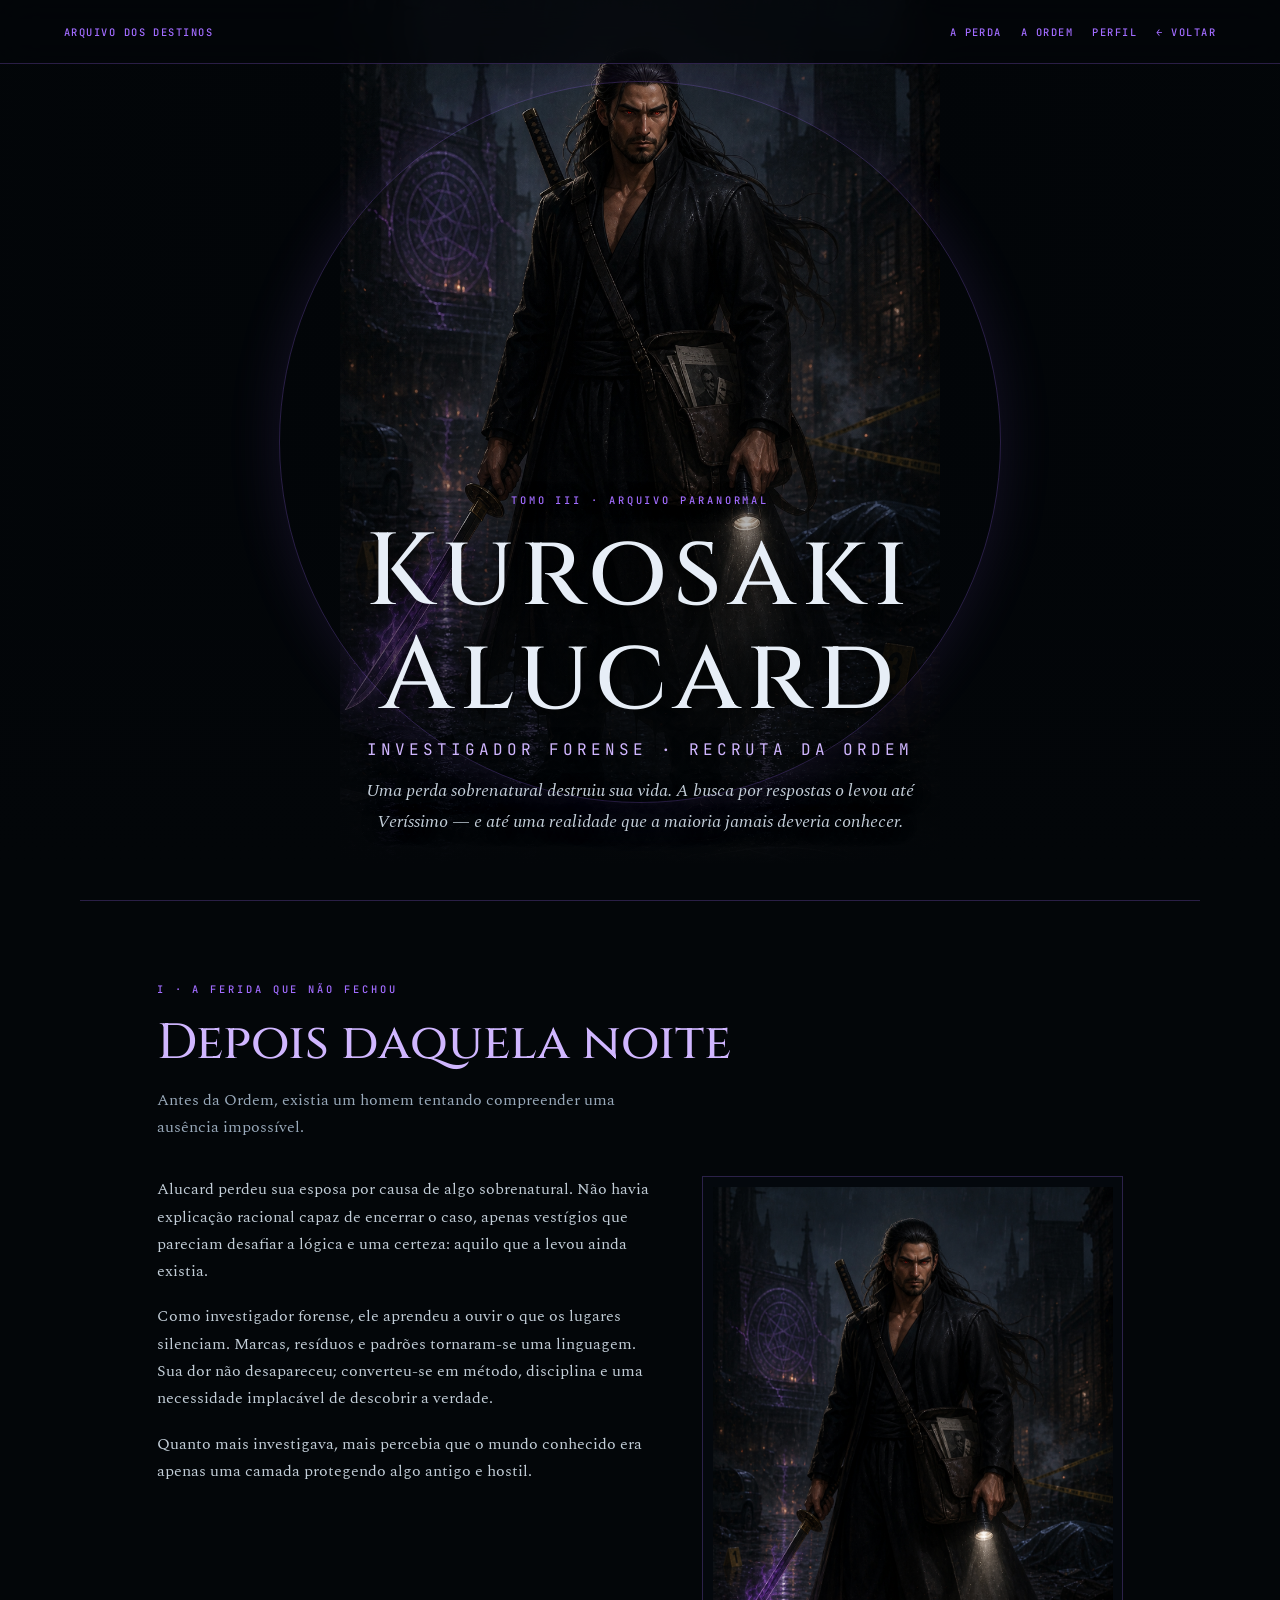
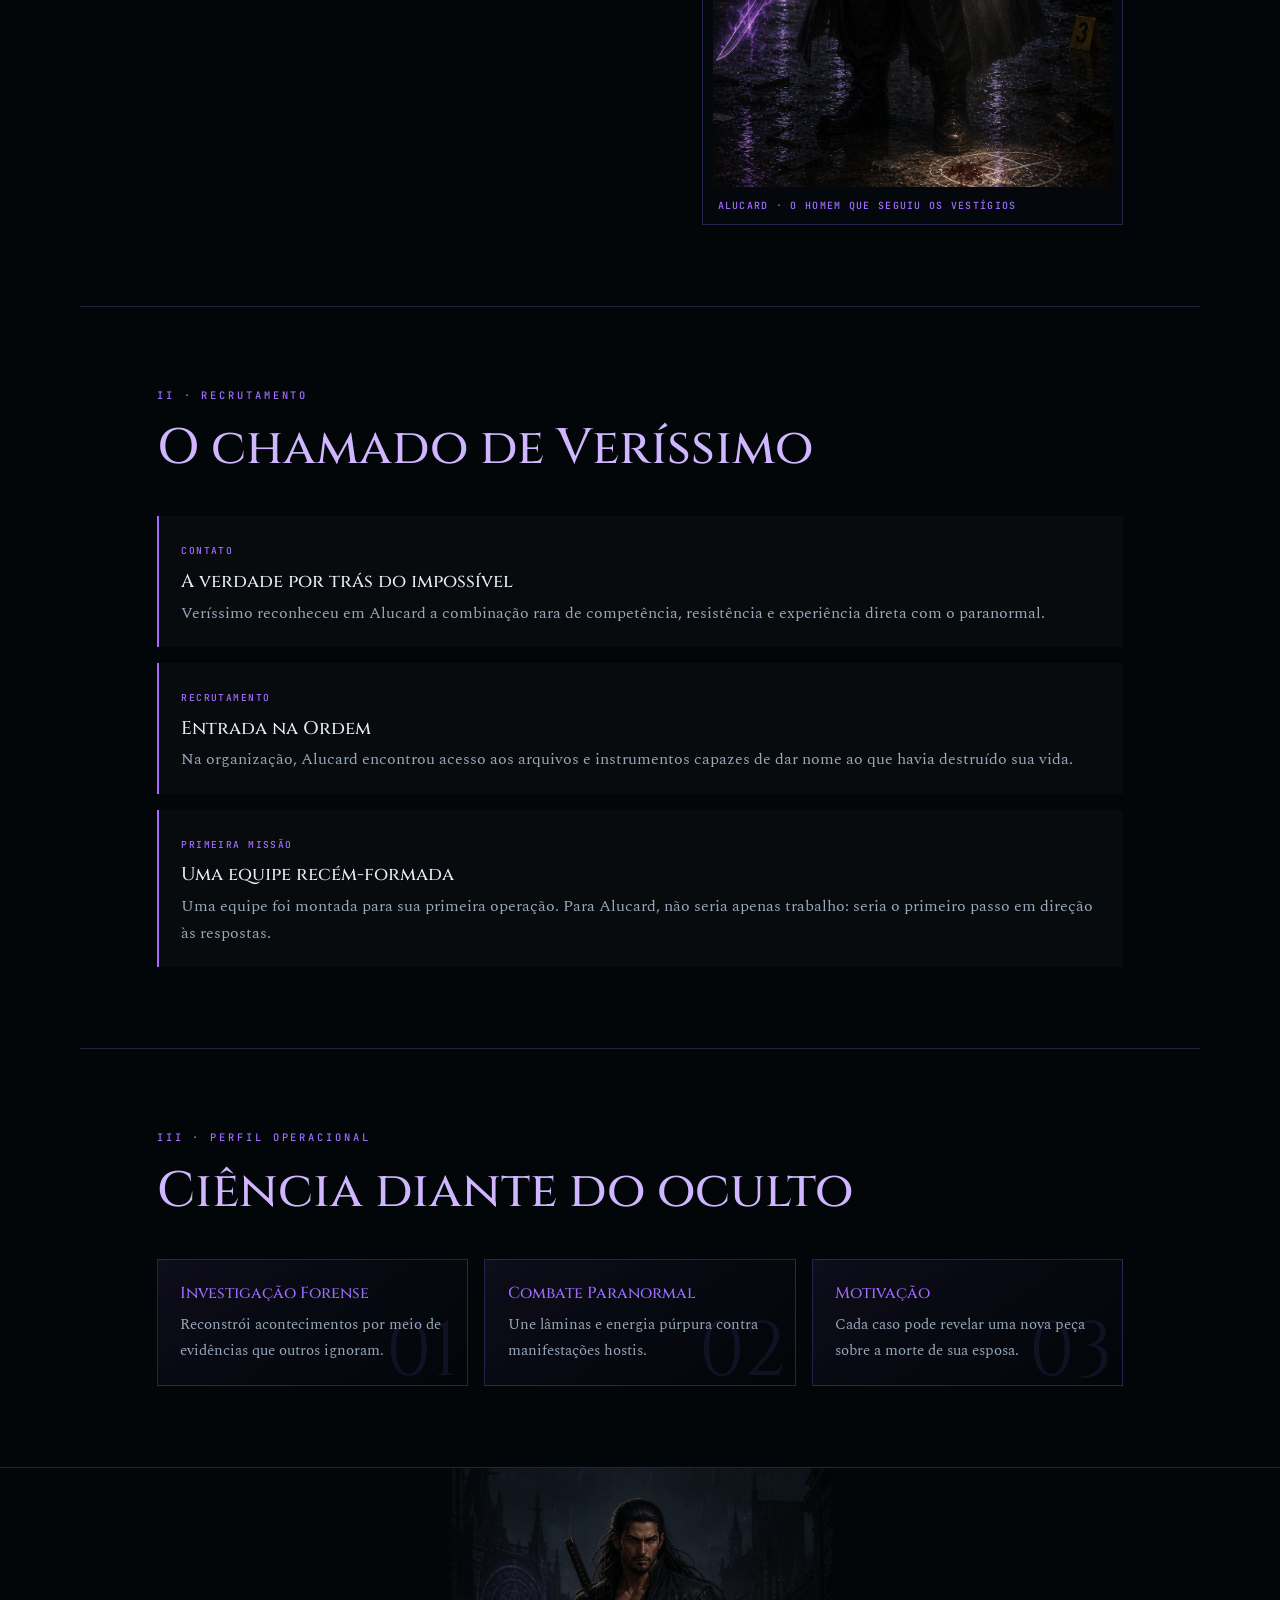
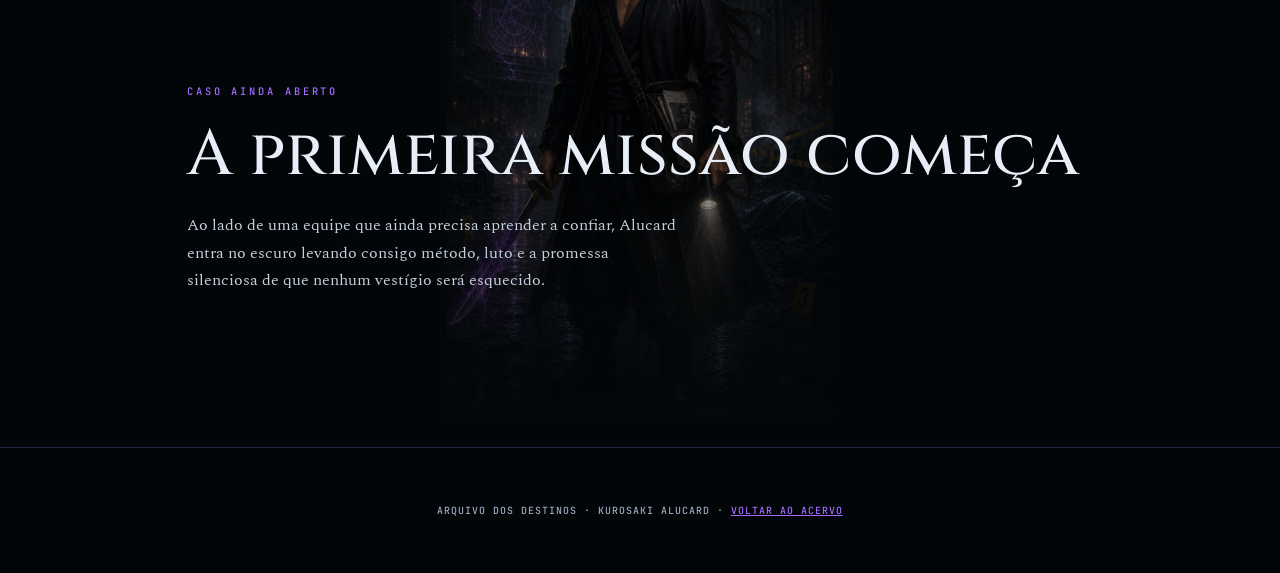
<file: alucard.html>
<!DOCTYPE html><html lang="pt-BR"><head><meta charset="UTF-8"><meta name="viewport" content="width=device-width,initial-scale=1"><title>Kurosaki Alucard — Investigador da Ordem</title><link rel="preconnect" href="https://fonts.googleapis.com"><link rel="preconnect" href="https://fonts.gstatic.com" crossorigin><link href="https://fonts.googleapis.com/css2?family=Cinzel:wght@400;500;600&family=Spectral:ital,wght@0,300;0,400;1,400&family=JetBrains+Mono:wght@400;500&display=swap" rel="stylesheet"><link rel="stylesheet" href="new-tomes.css"><style>:root{--accent:#a16cff;--accent2:#d0b6ff;--line:rgba(161,108,255,.25)}body{--final-image:url('img-alucard/kurosaki-alucard.png')}</style></head><body><div class="particles" aria-hidden="true"></div><nav><a href="index.html">Arquivo dos Destinos</a><div class="links"><a href="#perda">A Perda</a><a href="#ordem">A Ordem</a><a href="#perfil">Perfil</a><a href="index.html">← Voltar</a></div></nav><header class="hero"><img src="img-alucard/kurosaki-alucard.png" alt="Kurosaki Alucard investigando uma cena paranormal"><div class="hero-copy"><span class="eyebrow">Tomo III · Arquivo Paranormal</span><h1>Kurosaki Alucard<span>Investigador forense · Recruta da Ordem</span></h1><p>Uma perda sobrenatural destruiu sua vida. A busca por respostas o levou até Veríssimo — e até uma realidade que a maioria jamais deveria conhecer.</p></div></header><main><section class="section" id="perda"><div class="head"><span class="eyebrow">I · A ferida que não fechou</span><h2>Depois daquela noite</h2><p>Antes da Ordem, existia um homem tentando compreender uma ausência impossível.</p></div><div class="story"><div><p>Alucard perdeu sua esposa por causa de algo sobrenatural. Não havia explicação racional capaz de encerrar o caso, apenas vestígios que pareciam desafiar a lógica e uma certeza: aquilo que a levou ainda existia.</p><p>Como investigador forense, ele aprendeu a ouvir o que os lugares silenciam. Marcas, resíduos e padrões tornaram-se uma linguagem. Sua dor não desapareceu; converteu-se em método, disciplina e uma necessidade implacável de descobrir a verdade.</p><p>Quanto mais investigava, mais percebia que o mundo conhecido era apenas uma camada protegendo algo antigo e hostil.</p></div><figure class="portrait"><img src="img-alucard/kurosaki-alucard.png" alt="Alucard com espada, lanterna e bolsa de evidências"><figcaption class="caption">Alucard · O homem que seguiu os vestígios</figcaption></figure></div></section><section class="section" id="ordem"><div class="head"><span class="eyebrow">II · Recrutamento</span><h2>O chamado de Veríssimo</h2></div><div class="timeline"><article class="event"><span>Contato</span><h3>A verdade por trás do impossível</h3><p>Veríssimo reconheceu em Alucard a combinação rara de competência, resistência e experiência direta com o paranormal.</p></article><article class="event"><span>Recrutamento</span><h3>Entrada na Ordem</h3><p>Na organização, Alucard encontrou acesso aos arquivos e instrumentos capazes de dar nome ao que havia destruído sua vida.</p></article><article class="event"><span>Primeira missão</span><h3>Uma equipe recém-formada</h3><p>Uma equipe foi montada para sua primeira operação. Para Alucard, não seria apenas trabalho: seria o primeiro passo em direção às respostas.</p></article></div></section><section class="section" id="perfil"><div class="head"><span class="eyebrow">III · Perfil operacional</span><h2>Ciência diante do oculto</h2></div><div class="cards"><article class="card" data-mark="01"><h3>Investigação Forense</h3><p>Reconstrói acontecimentos por meio de evidências que outros ignoram.</p></article><article class="card" data-mark="02"><h3>Combate Paranormal</h3><p>Une lâminas e energia púrpura contra manifestações hostis.</p></article><article class="card" data-mark="03"><h3>Motivação</h3><p>Cada caso pode revelar uma nova peça sobre a morte de sua esposa.</p></article></div></section><section class="section finale"><div class="content"><span class="eyebrow">Caso ainda aberto</span><h2>A primeira missão começa</h2><p>Ao lado de uma equipe que ainda precisa aprender a confiar, Alucard entra no escuro levando consigo método, luto e a promessa silenciosa de que nenhum vestígio será esquecido.</p></div></section></main><footer>ARQUIVO DOS DESTINOS · KUROSAKI ALUCARD · <a href="index.html">VOLTAR AO ACERVO</a></footer><script src="new-tomes.js"></script></body></html>
</file>
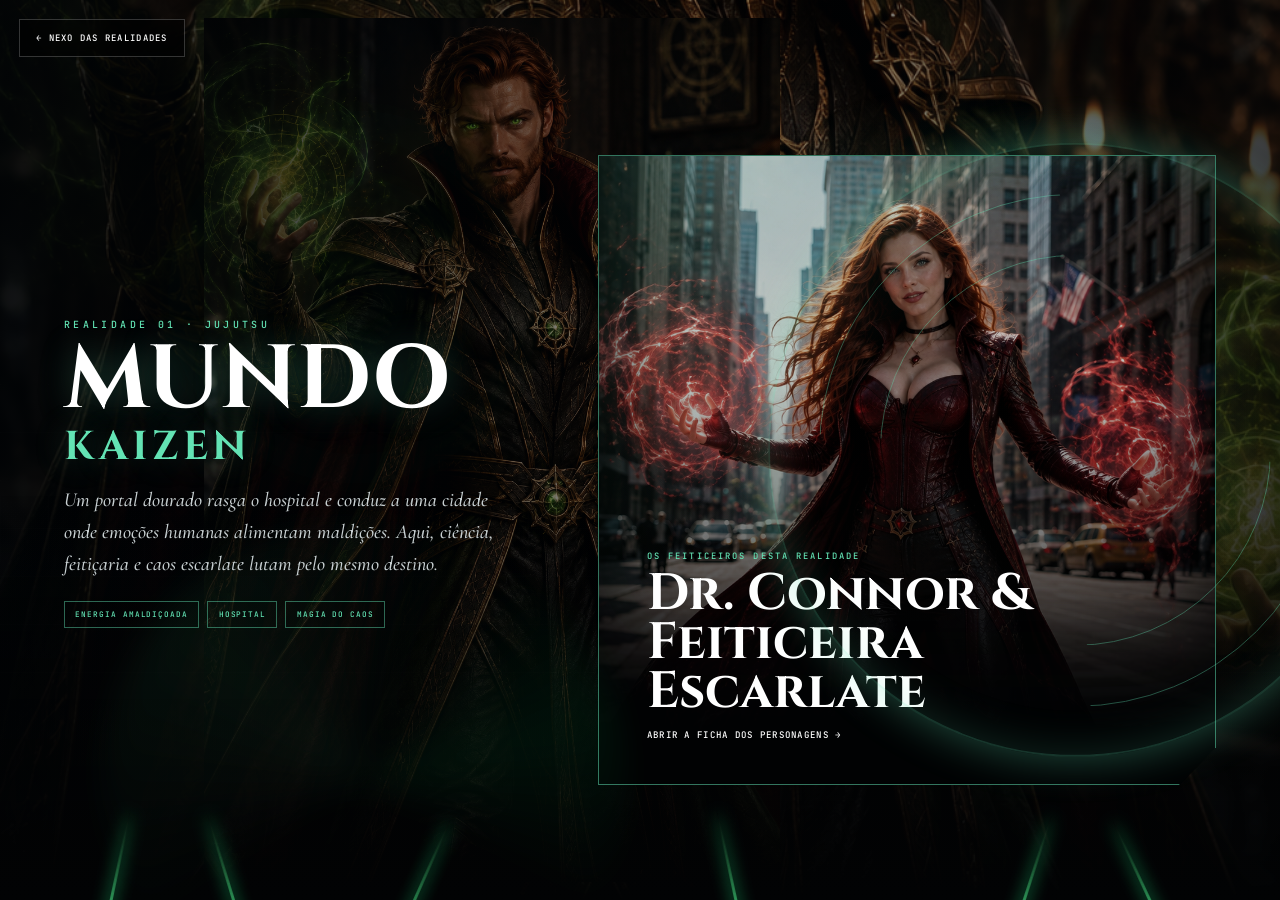
<file: mundo-jujutsu.html>
<!doctype html><html lang="pt-BR">
    <head><meta charset="utf-8">
        <meta name="viewport" content="width=device-width,initial-scale=1">
        <title>Mundo Kaizen — Guardiões do Destino</title><link rel="stylesheet" href="worlds.css"></head><body><main class="realm jujutsu"><div class="cursed-energy" aria-hidden="true"><i></i><i></i><i></i><i></i><i></i><i></i></div><div class="magic-cursor" id="magicCursor" aria-hidden="true"><i></i></div><a class="back" href="index.html">← Nexo das realidades</a><i class="gate-ring" aria-hidden="true"></i><div class="world-copy"><section class="lore"><small>Realidade 01 · Jujutsu</small><h1>Mundo<span>Kaizen</span></h1><p>Um portal dourado rasga o hospital e conduz a uma cidade onde emoções humanas alimentam maldições. Aqui, ciência, feitiçaria e caos escarlate lutam pelo mesmo destino.</p><div class="realm-tags"><span>Energia amaldiçoada</span><span>Hospital</span><span>Magia do caos</span></div></section><a class="duo" href="jack-connor.html"><span class="duo-copy"><small>Os feiticeiros desta realidade</small><strong>Dr. Connor &amp; Feiticeira Escarlate</strong><span>Abrir a ficha dos personagens →</span>
        </span>
    </a>
</div>
</main><script>const magicCursor=document.querySelector('#magicCursor');if(matchMedia('(pointer:fine)').matches){document.addEventListener('pointermove',event=>{document.documentElement.style.setProperty('--cursor-x',`${event.clientX}px`);document.documentElement.style.setProperty('--cursor-y',`${event.clientY}px`);magicCursor.classList.add('visible');if(Math.random()>.58){const spark=document.createElement('i');spark.className='cursor-spark';spark.style.left=`${event.clientX}px`;spark.style.top=`${event.clientY}px`;spark.style.setProperty('--drift',`${(Math.random()-.5)*34}px`);document.body.appendChild(spark);setTimeout(()=>spark.remove(),650)}});document.addEventListener('pointerleave',()=>magicCursor.classList.remove('visible'));document.querySelectorAll('a').forEach(link=>{link.addEventListener('mouseenter',()=>magicCursor.classList.add('charged'));link.addEventListener('mouseleave',()=>magicCursor.classList.remove('charged'))})}</script>
</body>
</html>
</file>
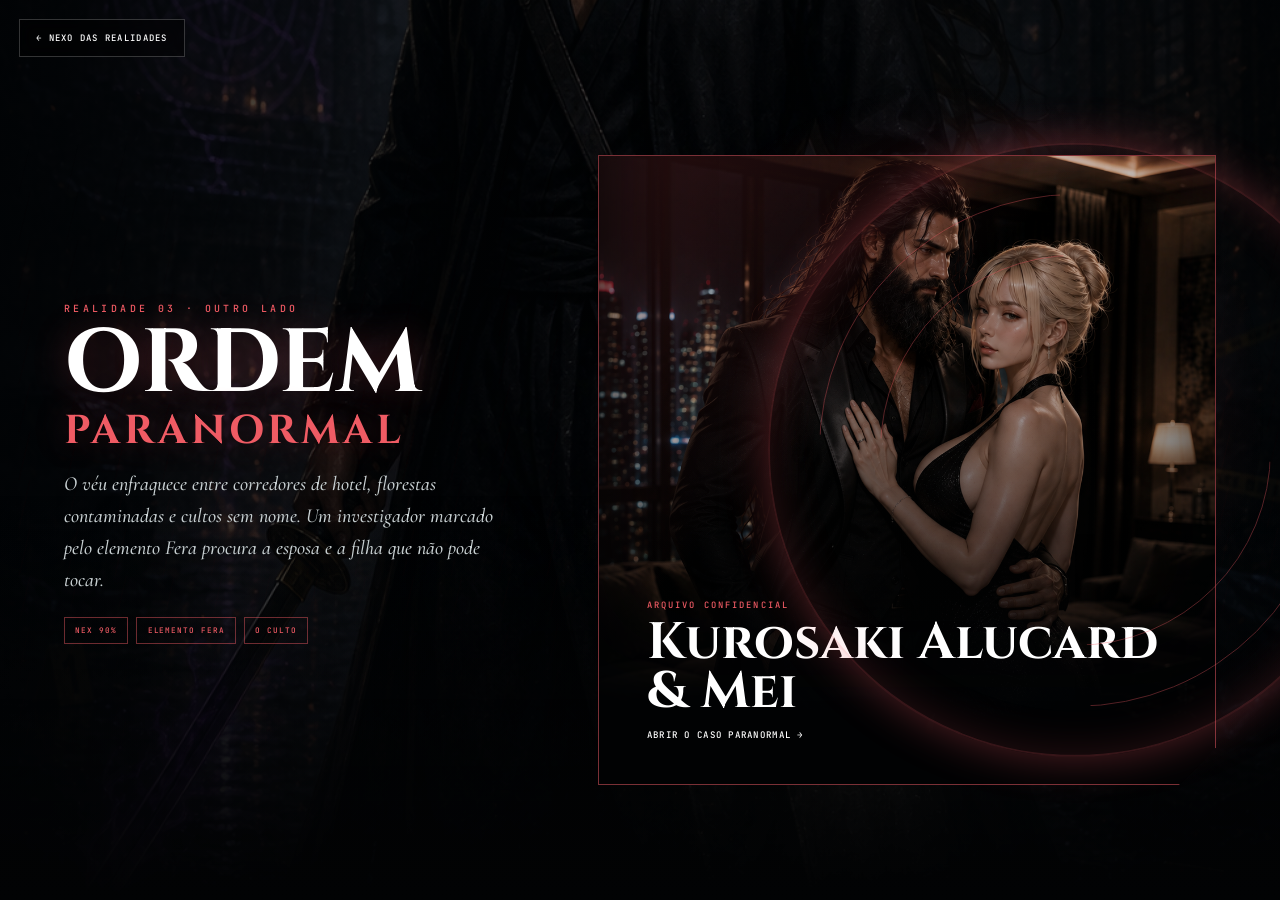
<file: mundo-ordem.html>
<!doctype html><html lang="pt-BR"><head><meta charset="utf-8"><meta name="viewport" content="width=device-width,initial-scale=1"><title>Ordem Paranormal — Guardiões do Destino</title><link rel="stylesheet" href="worlds.css"></head><body><main class="realm ordem"><a class="back" href="index.html">← Nexo das realidades</a><i class="gate-ring" aria-hidden="true"></i><div class="world-copy"><section class="lore"><small>Realidade 03 · Outro Lado</small><h1>Ordem<span>Paranormal</span></h1><p>O véu enfraquece entre corredores de hotel, florestas contaminadas e cultos sem nome. Um investigador marcado pelo elemento Fera procura a esposa e a filha que não pode tocar.</p><div class="realm-tags"><span>NEX 90%</span><span>Elemento Fera</span><span>O culto</span></div></section><a class="duo" href="alucard.html"><span class="duo-copy"><small>Arquivo confidencial</small><strong>Kurosaki Alucard &amp; Mei</strong><span>Abrir o caso paranormal →</span></span></a></div></main></body></html>
</file>
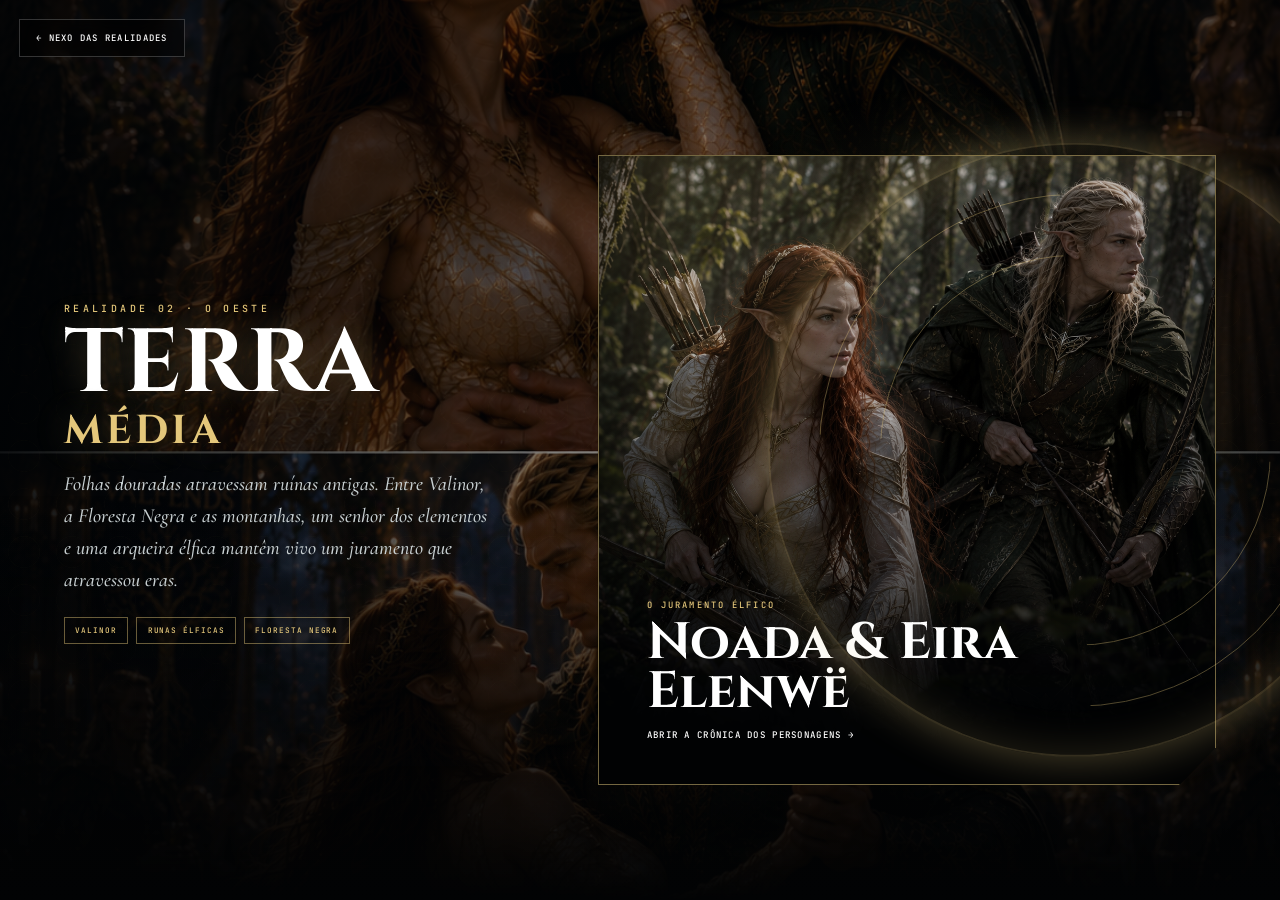
<file: mundo-terra-media.html>
<!doctype html><html lang="pt-BR"><head><meta charset="utf-8"><meta name="viewport" content="width=device-width,initial-scale=1"><title>Terra-média — Guardiões do Destino</title><link rel="stylesheet" href="worlds.css"></head><body><main class="realm terra"><a class="back" href="index.html">← Nexo das realidades</a><i class="gate-ring" aria-hidden="true"></i><div class="world-copy"><section class="lore"><small>Realidade 02 · O Oeste</small><h1>Terra<span>Média</span></h1><p>Folhas douradas atravessam ruínas antigas. Entre Valinor, a Floresta Negra e as montanhas, um senhor dos elementos e uma arqueira élfica mantêm vivo um juramento que atravessou eras.</p><div class="realm-tags"><span>Valinor</span><span>Runas élficas</span><span>Floresta Negra</span></div></section><a class="duo" href="noada.html"><span class="duo-copy"><small>O juramento élfico</small><strong>Noada &amp; Eira Elenwë</strong><span>Abrir a crônica dos personagens →</span></span></a></div></main></body></html>
</file>
<file: new-tomes.css>
:root{--bg:#030609;--panel:#071018;--accent:#65adff;--accent2:#9a6aff;--light:#e7eef7;--muted:#99a9ba;--line:rgba(101,173,255,.22)}*{box-sizing:border-box;margin:0;padding:0}html{scroll-behavior:smooth}body{background:var(--bg);color:var(--light);font-family:'Spectral',serif;line-height:1.7;overflow-x:hidden}body::before{content:'';position:fixed;inset:0;z-index:-2;background:radial-gradient(circle at 15% 18%,color-mix(in srgb,var(--accent) 15%,transparent),transparent 36%),radial-gradient(circle at 85% 70%,color-mix(in srgb,var(--accent2) 12%,transparent),transparent 38%);pointer-events:none}nav{height:64px;padding:0 5vw;display:flex;align-items:center;justify-content:space-between;position:fixed;inset:0 0 auto;z-index:30;background:rgba(3,6,9,.8);backdrop-filter:blur(15px);border-bottom:1px solid var(--line)}nav a{color:var(--accent);text-decoration:none;font:500 .65rem 'JetBrains Mono',monospace;letter-spacing:.14em;text-transform:uppercase}nav .links{display:flex;gap:1.2rem}.hero{min-height:100svh;display:grid;place-items:end center;position:relative;overflow:hidden;isolation:isolate}.hero>img{position:absolute;inset:0;width:100%;height:100%;object-fit:contain;object-position:center;z-index:-3;background:#020508}.hero::before{content:'';position:absolute;inset:0;z-index:-2;background:linear-gradient(180deg,transparent 18%,rgba(3,6,9,.14) 50%,#030609 96%),linear-gradient(90deg,rgba(3,6,9,.55),transparent 35%,transparent 65%,rgba(3,6,9,.55))}.hero::after{content:'';position:absolute;width:min(72vw,720px);aspect-ratio:1;border:1px solid var(--line);border-radius:50%;z-index:-1;top:9%;box-shadow:0 0 55px color-mix(in srgb,var(--accent) 12%,transparent);animation:orbit 22s linear infinite}.hero-copy{width:min(930px,92vw);padding:0 1rem 7vh;text-align:center;text-shadow:0 2px 18px #000}.eyebrow{display:block;color:var(--accent);font:500 .65rem 'JetBrains Mono',monospace;letter-spacing:.28em;text-transform:uppercase;margin-bottom:.85rem}.hero h1{font:500 clamp(2.7rem,8vw,6.5rem) 'Cinzel',serif;line-height:1.02;letter-spacing:.06em}.hero h1 span{display:block;margin-top:.6rem;color:var(--accent2);font:400 clamp(.7rem,1.6vw,1rem) 'JetBrains Mono',monospace;letter-spacing:.25em;text-transform:uppercase}.hero p{max-width:65ch;margin:1rem auto 0;color:#c4cfda;font-style:italic;font-size:clamp(.96rem,1.8vw,1.12rem)}main{position:relative}.section{max-width:1120px;margin:auto;padding:9vh 6vw;border-top:1px solid var(--line)}.head{margin-bottom:2.2rem}.head h2{font:500 clamp(1.9rem,4vw,3.1rem) 'Cinzel',serif;color:var(--accent2)}.head p{max-width:65ch;color:var(--muted);margin-top:.7rem}.story{display:grid;grid-template-columns:1.08fr .92fr;gap:4vw;align-items:start}.story p{color:#c3ced8;margin-bottom:1.15rem}.portrait{position:sticky;top:88px;border:1px solid var(--line);padding:.6rem;background:rgba(5,10,14,.86)}.portrait img{width:100%;height:auto;display:block}.caption{padding:.75rem .3rem .15rem;color:var(--accent);font:500 .62rem 'JetBrains Mono',monospace;letter-spacing:.13em;text-transform:uppercase}.cards{display:grid;grid-template-columns:repeat(3,1fr);gap:1rem}.card{padding:1.4rem;border:1px solid var(--line);background:linear-gradient(145deg,color-mix(in srgb,var(--accent) 8%,transparent),rgba(3,6,9,.88));position:relative;overflow:hidden}.card::after{content:attr(data-mark);position:absolute;right:.6rem;bottom:-1.2rem;color:color-mix(in srgb,var(--accent) 10%,transparent);font:4.8rem 'Cinzel',serif}.card h3{font:500 1rem 'Cinzel',serif;color:var(--accent);margin-bottom:.5rem}.card p{color:var(--muted);font-size:.92rem}.timeline{display:grid;gap:1rem}.event{padding:1.25rem 1.4rem;border-left:2px solid var(--accent);background:rgba(255,255,255,.025)}.event span{color:var(--accent);font:500 .6rem 'JetBrains Mono',monospace;letter-spacing:.15em;text-transform:uppercase}.event h3{font:500 1.15rem 'Cinzel',serif;margin:.35rem 0}.event p{color:var(--muted)}.finale{max-width:none;min-height:580px;display:grid;align-content:end;background-color:#030609;background-image:linear-gradient(90deg,rgba(3,6,9,.94),rgba(3,6,9,.2),rgba(3,6,9,.75)),linear-gradient(180deg,transparent 42%,#030609 96%),var(--final-image);background-position:center;background-size:cover,cover,contain;background-repeat:no-repeat}.finale .content{max-width:1060px;width:100%;margin:auto;padding:4.5rem 6vw}.finale h2{font:500 clamp(2rem,5vw,4rem) 'Cinzel',serif}.finale p{max-width:62ch;color:#c5d1dc;margin-top:.9rem}.particles{position:fixed;inset:0;z-index:20;pointer-events:none;overflow:hidden}.particle{position:absolute;left:var(--x);top:110%;width:var(--s);height:var(--s);border-radius:50%;background:var(--accent);box-shadow:0 0 9px var(--accent);opacity:0;animation:rise var(--d) linear var(--delay) infinite}footer{text-align:center;padding:3.5rem 1rem;border-top:1px solid var(--line);color:var(--muted);font:500 .62rem 'JetBrains Mono',monospace;letter-spacing:.1em}footer a{color:var(--accent)}@keyframes orbit{to{transform:rotate(360deg)}}@keyframes rise{0%{opacity:0;transform:translateY(0)}12%{opacity:.55}88%{opacity:.2}100%{opacity:0;transform:translateY(-120vh)}}
@media(max-width:800px){nav .links a:not(:last-child){display:none}.story{grid-template-columns:1fr}.portrait{position:relative;top:auto;order:-1;max-width:500px;margin:auto}.cards{grid-template-columns:1fr}.hero{min-height:820px}.finale{min-height:620px}}
@media(max-width:520px){nav{height:58px;padding:0 .85rem}nav>a{font-size:.57rem;letter-spacing:.08em}.hero{min-height:740px}.hero-copy{width:96vw;padding:0 .7rem 3.5rem}.hero h1{font-size:clamp(2.2rem,14vw,3.4rem)}.hero h1 span{font-size:.57rem;letter-spacing:.14em;line-height:1.5}.hero p{font-size:.9rem;line-height:1.5}.eyebrow{font-size:.54rem;letter-spacing:.17em;line-height:1.6}.section{padding:4.5rem 1rem}.head h2{font-size:1.75rem}.story p{font-size:.95rem}.card{padding:1.1rem}.event{padding:1rem}.finale{min-height:560px}.finale .content{padding:3.2rem 1rem}.finale h2{font-size:2rem}.finale p{font-size:.94rem}.particle:nth-child(n+15){display:none}}
@media(prefers-reduced-motion:reduce){html{scroll-behavior:auto}*,*::before,*::after{animation-duration:.001ms!important;animation-iteration-count:1!important}.particles{display:none}}
.spaced{margin-top:1rem}.gallery{display:grid;grid-template-columns:repeat(2,minmax(0,1fr));gap:1rem}.gallery figure{border:1px solid var(--line);background:rgba(5,10,14,.86);padding:.55rem;overflow:hidden}.gallery .gallery-main{grid-column:1/-1}.gallery img{display:block;width:100%;height:clamp(320px,52vw,680px);object-fit:cover;object-position:center}.gallery .gallery-main img{height:auto;max-height:720px}.gallery figcaption{padding:.7rem .25rem .15rem;color:var(--accent);font:500 .62rem 'JetBrains Mono',monospace;letter-spacing:.12em;text-transform:uppercase}
@media(max-width:520px){.gallery{grid-template-columns:1fr}.gallery .gallery-main{grid-column:auto}.gallery img{height:auto;max-height:none}}
</file>
<file: worlds.css>
@import url('https://fonts.googleapis.com/css2?family=Cinzel:wght@500;600;700&family=Cormorant+Garamond:ital,wght@0,500;1,500&family=JetBrains+Mono:wght@500&display=swap');
:root{--accent:#7dd3fc;--accent2:#fff;--bg:#030608;--hero:none;--scene:none}*{box-sizing:border-box}html,body{margin:0;min-height:100%;background:var(--bg);color:#fff}body{font-family:Cinzel,serif;overflow-x:hidden}.realm{min-height:100svh;position:relative;isolation:isolate;display:grid;place-items:center;padding:5.5rem clamp(1rem,5vw,5rem) 3rem;background:linear-gradient(90deg,rgba(1,3,5,.93),rgba(1,3,5,.36) 55%,rgba(1,3,5,.74)),var(--scene) center/cover fixed}.realm::before{content:"";position:fixed;inset:0;z-index:-1;background:radial-gradient(circle at 74% 45%,color-mix(in srgb,var(--accent) 18%,transparent),transparent 30%),linear-gradient(0deg,#020304 0,transparent 45%);pointer-events:none}.realm::after{content:"";position:fixed;inset:0;z-index:-1;opacity:.24;background-image:linear-gradient(rgba(255,255,255,.035) 1px,transparent 1px),linear-gradient(90deg,rgba(255,255,255,.025) 1px,transparent 1px);background-size:48px 48px;mask-image:linear-gradient(transparent,#000,transparent)}.back{position:fixed;z-index:10;top:1.2rem;left:1.2rem;color:#fff;text-decoration:none;border:1px solid rgba(255,255,255,.2);background:rgba(0,0,0,.45);padding:.75rem 1rem;font:500 .56rem 'JetBrains Mono',monospace;letter-spacing:.14em;text-transform:uppercase;backdrop-filter:blur(8px)}.world-copy{width:min(1250px,100%);display:grid;grid-template-columns:minmax(270px,.85fr) minmax(350px,1.15fr);gap:clamp(2rem,6vw,7rem);align-items:center}.lore{position:relative;z-index:2}.lore small{color:var(--accent);font:500 .62rem 'JetBrains Mono',monospace;letter-spacing:.34em;text-transform:uppercase}.lore h1{margin:.65rem 0;font-size:clamp(3rem,7vw,7.5rem);line-height:.82;text-transform:uppercase;text-shadow:0 0 35px color-mix(in srgb,var(--accent) 28%,transparent)}.lore h1 span{display:block;color:var(--accent);font-size:.45em;letter-spacing:.1em;margin-top:.32em}.lore p{max-width:48ch;color:#c8d0d2;font:italic 500 clamp(1rem,1.6vw,1.25rem)/1.6 'Cormorant Garamond',serif}.realm-tags{display:flex;flex-wrap:wrap;gap:.5rem;margin-top:1.3rem}.realm-tags span{padding:.48rem .65rem;border:1px solid color-mix(in srgb,var(--accent) 45%,transparent);color:var(--accent);font:500 .48rem 'JetBrains Mono',monospace;letter-spacing:.12em;text-transform:uppercase}.duo{position:relative;display:block;height:min(70vh,720px);min-height:480px;overflow:hidden;color:#fff;text-decoration:none;border:1px solid color-mix(in srgb,var(--accent) 50%,transparent);background:#050708;clip-path:polygon(0 0,100% 0,100% 94%,94% 100%,0 100%);isolation:isolate;box-shadow:0 30px 80px rgba(0,0,0,.55)}.duo::before{content:"";position:absolute;inset:0;z-index:-2;background:linear-gradient(0deg,#020304 2%,transparent 65%),var(--hero) center top/cover no-repeat;filter:brightness(.78) saturate(.86);transition:transform 1s ease,filter .6s}.duo::after{content:"";position:absolute;inset:0;z-index:-1;background:linear-gradient(135deg,color-mix(in srgb,var(--accent) 17%,transparent),transparent 40%);box-shadow:inset 0 -130px 100px #020304}.duo:hover::before,.duo:focus-visible::before{transform:scale(1.06);filter:brightness(.95) saturate(1.05)}.duo:focus-visible{outline:2px solid var(--accent);outline-offset:5px}.duo-copy{position:absolute;inset:auto clamp(1.2rem,4vw,3rem) clamp(1.2rem,4vw,2.5rem)}.duo-copy small{color:var(--accent);font:500 .55rem 'JetBrains Mono',monospace;letter-spacing:.24em;text-transform:uppercase}.duo-copy strong{display:block;margin:.35rem 0;font-size:clamp(1.8rem,4vw,3.8rem);line-height:.95}.duo-copy span{font:500 .57rem 'JetBrains Mono',monospace;letter-spacing:.14em;text-transform:uppercase}.gate-ring{position:fixed;z-index:3;right:clamp(-12rem,-8vw,-4rem);top:50%;width:clamp(320px,48vw,760px);aspect-ratio:1;border:2px solid color-mix(in srgb,var(--accent) 65%,transparent);border-radius:50%;transform:translateY(-50%) scale(.15);opacity:0;box-shadow:0 0 45px var(--accent),inset 0 0 45px color-mix(in srgb,var(--accent) 50%,transparent);pointer-events:none;animation:portalOpen 2.1s .15s cubic-bezier(.17,.8,.2,1) both}.gate-ring::before,.gate-ring::after{content:"";position:absolute;inset:8%;border:1px solid var(--accent);border-radius:50%;clip-path:polygon(0 0,47% 0,53% 100%,100% 100%,100% 53%,0 47%);animation:spin 15s linear infinite}.gate-ring::after{inset:18%;animation-direction:reverse;animation-duration:10s}@keyframes portalOpen{0%{opacity:0;transform:translateY(-50%) scale(.08) rotate(-45deg)}45%{opacity:1}100%{opacity:.35;transform:translateY(-50%) scale(1) rotate(0)}}@keyframes spin{to{transform:rotate(360deg)}}
.jujutsu{--accent:#63e3b4;--accent2:#e8bd68;--scene:url('img-connor/conoor.png');--hero:url('img-scarlart/maximoffalice.png')}.terra{--accent:#e4c77b;--scene:url('img-noada/valfenda.png');--hero:url('img-noada/caça.png')}.ordem{--accent:#ef5b64;--scene:url('img-alucard/kurosaki-alucard.png');--hero:url('img-alucard/mei&alucard.png')}.shinobi{--accent:#ad8cff;--scene:url('img-nero/uchiha-hyuuga-nero.png');--hero:url('img-nero/nero-hinara-guardioes.png')}.multiverso{--accent:#5bc4ff;--scene:url('img-knull/bannerpaisagem.png');--hero:url('img-knull/knull-nimsay-guardioes.png')}.terra::after{background-image:radial-gradient(ellipse at center,transparent 0 45%,rgba(225,198,113,.1) 46%,transparent 48%)}.ordem::after{background-image:repeating-linear-gradient(103deg,transparent 0 28px,rgba(235,62,73,.055) 29px 30px)}.shinobi::after{background-image:radial-gradient(circle,rgba(173,140,255,.15) 1px,transparent 2px);background-size:28px 28px}.multiverso::after{background-image:radial-gradient(circle,rgba(255,255,255,.55) 0 1px,transparent 2px);background-size:37px 43px}
.jujutsu{background-image:linear-gradient(90deg,rgba(1,3,5,.94),rgba(1,3,5,.38) 58%,rgba(1,3,5,.78)),var(--scene),var(--scene);background-position:center,29% center,center;background-size:cover,auto 96%,cover;background-repeat:no-repeat;background-attachment:scroll,fixed,fixed}
.jujutsu .cursed-energy{position:fixed;inset:0;z-index:1;overflow:hidden;pointer-events:none;mix-blend-mode:screen}.cursed-energy::before,.cursed-energy::after{content:"";position:absolute;border-radius:50%;filter:blur(16px);opacity:.3}.cursed-energy::before{left:13%;top:12%;width:42vmin;aspect-ratio:1;background:repeating-radial-gradient(circle,transparent 0 13%,rgba(52,255,139,.28) 14% 15%,transparent 16% 25%);animation:cursePulse 4.8s ease-in-out infinite}.cursed-energy::after{left:8%;bottom:-16%;width:58vmin;aspect-ratio:1;background:conic-gradient(from 30deg,transparent,rgba(16,255,117,.2),transparent 25%,rgba(0,0,0,.7),transparent 56%,rgba(91,255,154,.18),transparent);animation:curseTurn 16s linear infinite}.cursed-energy>i{position:absolute;left:var(--x);bottom:-18%;width:clamp(2px,.22vw,4px);height:clamp(130px,28vh,290px);border-radius:50%;background:linear-gradient(transparent,rgba(74,255,145,.8),transparent);box-shadow:0 0 15px #22f58a;transform:rotate(var(--r));filter:blur(.4px);animation:curseRise var(--d) ease-in-out var(--delay) infinite}.cursed-energy>i:nth-child(1){--x:8%;--r:12deg;--d:5.5s;--delay:-1s}.cursed-energy>i:nth-child(2){--x:19%;--r:-17deg;--d:6.7s;--delay:-4s}.cursed-energy>i:nth-child(3){--x:31%;--r:24deg;--d:5.9s;--delay:-2s}.cursed-energy>i:nth-child(4){--x:58%;--r:-12deg;--d:7.2s;--delay:-5s}.cursed-energy>i:nth-child(5){--x:79%;--r:18deg;--d:6.2s;--delay:-3s}.cursed-energy>i:nth-child(6){--x:91%;--r:-25deg;--d:7.7s;--delay:-6s}.jujutsu .duo:hover{box-shadow:0 30px 80px rgba(0,0,0,.55),0 0 42px rgba(45,255,139,.23)}
.magic-cursor{position:fixed;z-index:999;left:var(--cursor-x,-100px);top:var(--cursor-y,-100px);width:25px;aspect-ratio:1;border:1px solid rgba(116,255,179,.85);border-radius:50%;pointer-events:none;opacity:0;transform:translate(-50%,-50%) scale(.65);box-shadow:0 0 9px #39ff9b,inset 0 0 7px #39ff9b;transition:opacity .16s,transform .18s}.magic-cursor::before,.magic-cursor::after{content:"";position:absolute;inset:-7px;border:1px solid rgba(103,255,174,.55);transform:rotate(45deg);animation:cursorRune 5s linear infinite}.magic-cursor::after{inset:6px;border-radius:50%;background:#baffd9;box-shadow:0 0 15px 5px #38f792;animation:cursorCore 1.4s ease-in-out infinite}.magic-cursor>i{position:absolute;inset:-13px;border:1px dashed rgba(226,191,104,.7);border-radius:50%;animation:cursorRune 7s linear infinite reverse}.magic-cursor.visible{opacity:1;transform:translate(-50%,-50%) scale(1)}.magic-cursor.charged{transform:translate(-50%,-50%) scale(1.55);border-color:#f0c96e;box-shadow:0 0 20px #44ffa2}.cursor-spark{position:fixed;z-index:998;width:4px;height:4px;border-radius:50%;background:#aaffce;box-shadow:0 0 8px #36ff9a;pointer-events:none;animation:cursorSpark .65s ease-out forwards}
@keyframes cursePulse{50%{opacity:.58;transform:scale(1.14) rotate(16deg);filter:blur(8px)}}@keyframes curseTurn{to{transform:rotate(360deg)}}@keyframes curseRise{0%{opacity:0;transform:translateY(0) rotate(var(--r)) scaleY(.4)}35%{opacity:.6}100%{opacity:0;transform:translateY(-125vh) rotate(var(--r)) scaleY(1.35)}}@keyframes cursorRune{to{transform:rotate(405deg)}}@keyframes cursorCore{50%{opacity:.45;transform:scale(.55)}}@keyframes cursorSpark{to{opacity:0;transform:translate(var(--drift),24px) scale(0)}}
.reality-card[href="mundo-terra-media.html"]::before{background-image:linear-gradient(0deg,#020307 2%,transparent 72%),url('img-noada/montanha.png')}
@media(pointer:fine){.jujutsu,.jujutsu a{cursor:none}}@media(pointer:coarse){.magic-cursor{display:none}.cursed-energy{opacity:.55}}@media(max-width:820px){.realm{display:block;padding-top:5rem;background-attachment:scroll}.jujutsu{background-position:center,center top,center;background-size:cover,auto 92svh,cover;background-attachment:scroll}.world-copy{grid-template-columns:1fr}.lore{text-align:center}.lore p{margin-inline:auto}.realm-tags{justify-content:center}.duo{height:62vh;min-height:420px}.gate-ring{right:-50%;opacity:.18}}@media(max-width:480px){.lore h1{font-size:clamp(2.7rem,16vw,4.4rem)}.duo{min-height:380px}.duo-copy strong{font-size:1.7rem}}@media(prefers-reduced-motion:reduce){.cursed-energy,.cursor-spark{display:none}.magic-cursor::before,.magic-cursor::after,.magic-cursor>i{animation:none}}
</file>
